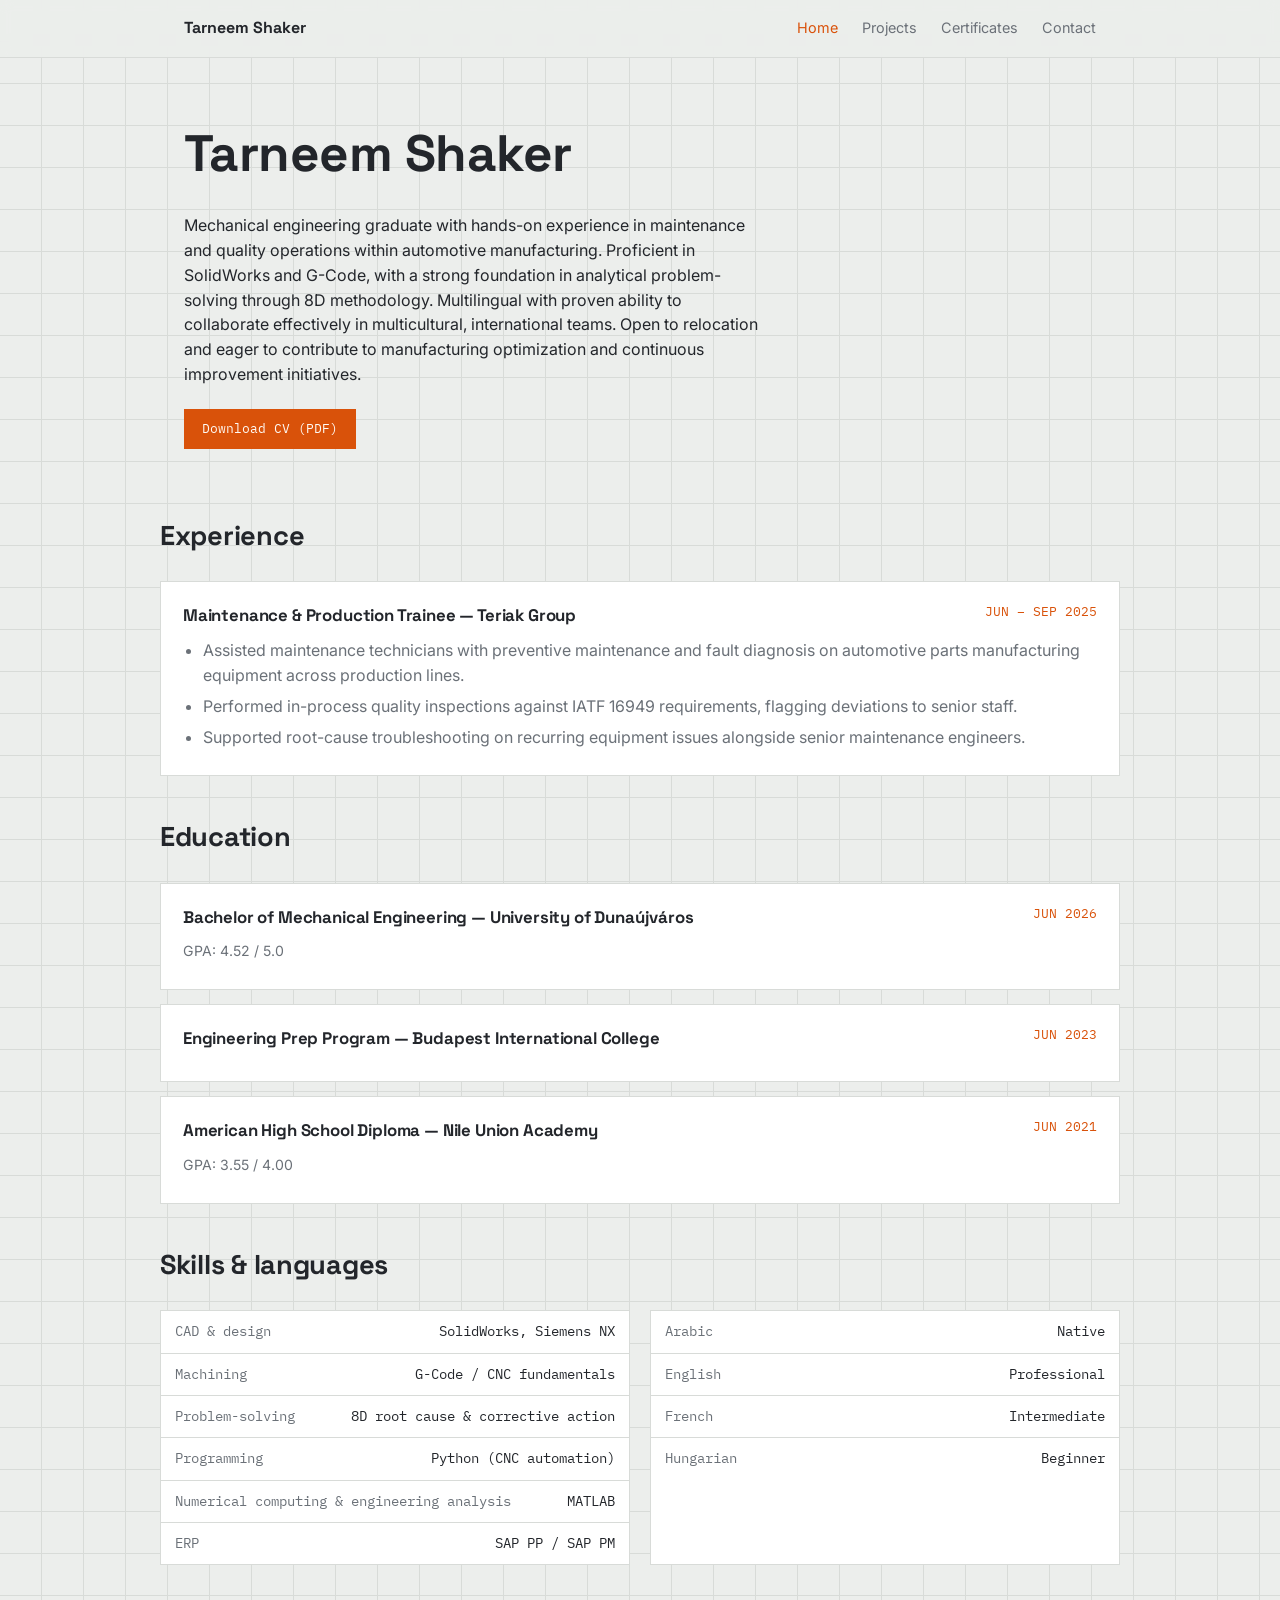
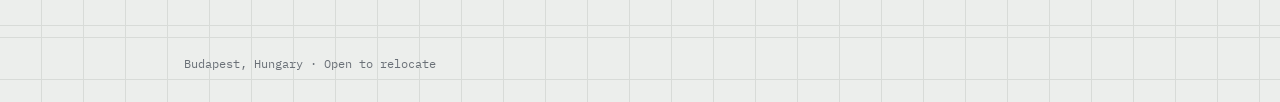
<file: index.html>
<!doctype html>
<html lang="en">
<head>
<meta charset="UTF-8">
<meta name="viewport" content="width=device-width, initial-scale=1">
<title>Tarneem Shaker — Mechanical Engineer</title>
<link rel="preconnect" href="https://fonts.googleapis.com">
<link rel="preconnect" href="https://fonts.gstatic.com" crossorigin>
<link href="https://fonts.googleapis.com/css2?family=Space+Grotesk:wght@400;500;600;700&family=Inter:wght@400;500;600&family=IBM+Plex+Mono:wght@400;500;600&display=swap" rel="stylesheet">
<link rel="stylesheet" href="styles.css">
</head>
<body>

<nav class="top">
  <div class="wrap">
    <a class="brand" href="index.html">Tarneem Shaker</a>
    <div class="links">
      <a class="navlink active" href="index.html">Home</a>
      <a class="navlink" href="projects.html">Projects</a>
      <a class="navlink" href="certificates.html">Certificates</a>
      <a class="navlink" href="contact.html">Contact</a>
    </div>
  </div>
</nav>

<header class="hero">
  <div class="wrap">
    <h1>Tarneem Shaker</h1>
    <p class="summary">Mechanical engineering graduate with hands-on experience in maintenance and quality operations within automotive manufacturing. Proficient in SolidWorks and G-Code, with a strong foundation in analytical problem-solving through 8D methodology. Multilingual with proven ability to collaborate effectively in multicultural, international teams. Open to relocation and eager to contribute to manufacturing optimization and continuous improvement initiatives.</p>
    <a class="btn" href="cv.pdf" download>Download CV (PDF)</a>
  </div>
</header>

<section class="wrap cv-section">

  <div class="cv-block">
    <div class="section-head"><h1>Experience</h1></div>
    <div class="log-entry">
      <div class="top-row">
        <h3>Maintenance &amp; Production Trainee — Teriak Group</h3>
        <span class="period">JUN – SEP 2025</span>
      </div>
      <ul>
        <li>Assisted maintenance technicians with preventive maintenance and fault diagnosis on automotive parts manufacturing equipment across production lines.</li>
        <li>Performed in-process quality inspections against IATF 16949 requirements, flagging deviations to senior staff.</li>
        <li>Supported root-cause troubleshooting on recurring equipment issues alongside senior maintenance engineers.</li>
      </ul>
    </div>
  </div>

  <div class="cv-block">
    <div class="section-head"><h1>Education</h1></div>
    <div class="log-entry">
      <div class="top-row"><h3>Bachelor of Mechanical Engineering — University of Dunaújváros</h3><span class="period">JUN 2026</span></div>
      <div class="sub">GPA: 4.52 / 5.0</div>
    </div>
    <div class="log-entry">
      <div class="top-row"><h3>Engineering Prep Program — Budapest International College</h3><span class="period">JUN 2023</span></div>
    </div>
    <div class="log-entry">
      <div class="top-row"><h3>American High School Diploma — Nile Union Academy</h3><span class="period">JUN 2021</span></div>
      <div class="sub">GPA: 3.55 / 4.00</div>
    </div>
  </div>

  <div class="cv-block">
    <div class="section-head"><h1>Skills &amp; languages</h1></div>
    <div class="spec-grid">
      <div class="spec-table">
        <div class="r"><span>CAD &amp; design</span><span>SolidWorks, Siemens NX</span></div>
        <div class="r"><span>Machining</span><span>G-Code / CNC fundamentals</span></div>
        <div class="r"><span>Problem-solving</span><span>8D root cause &amp; corrective action</span></div>
        <div class="r"><span>Programming</span><span>Python (CNC automation)</span></div>
        <div class="r"><span>Numerical computing &amp; engineering analysis</span><span>MATLAB</span></div>
        <div class="r"><span>ERP</span><span>SAP PP / SAP PM</span></div>
      </div>
      <div class="spec-table">
        <div class="r"><span>Arabic</span><span>Native</span></div>
        <div class="r"><span>English</span><span>Professional</span></div>
        <div class="r"><span>French</span><span>Intermediate</span></div>
        <div class="r"><span>Hungarian</span><span>Beginner</span></div>
      </div>
    </div>
  </div>

</section>

<footer><div class="wrap">Budapest, Hungary · Open to relocate</div></footer>

</body>
</html>
</file>
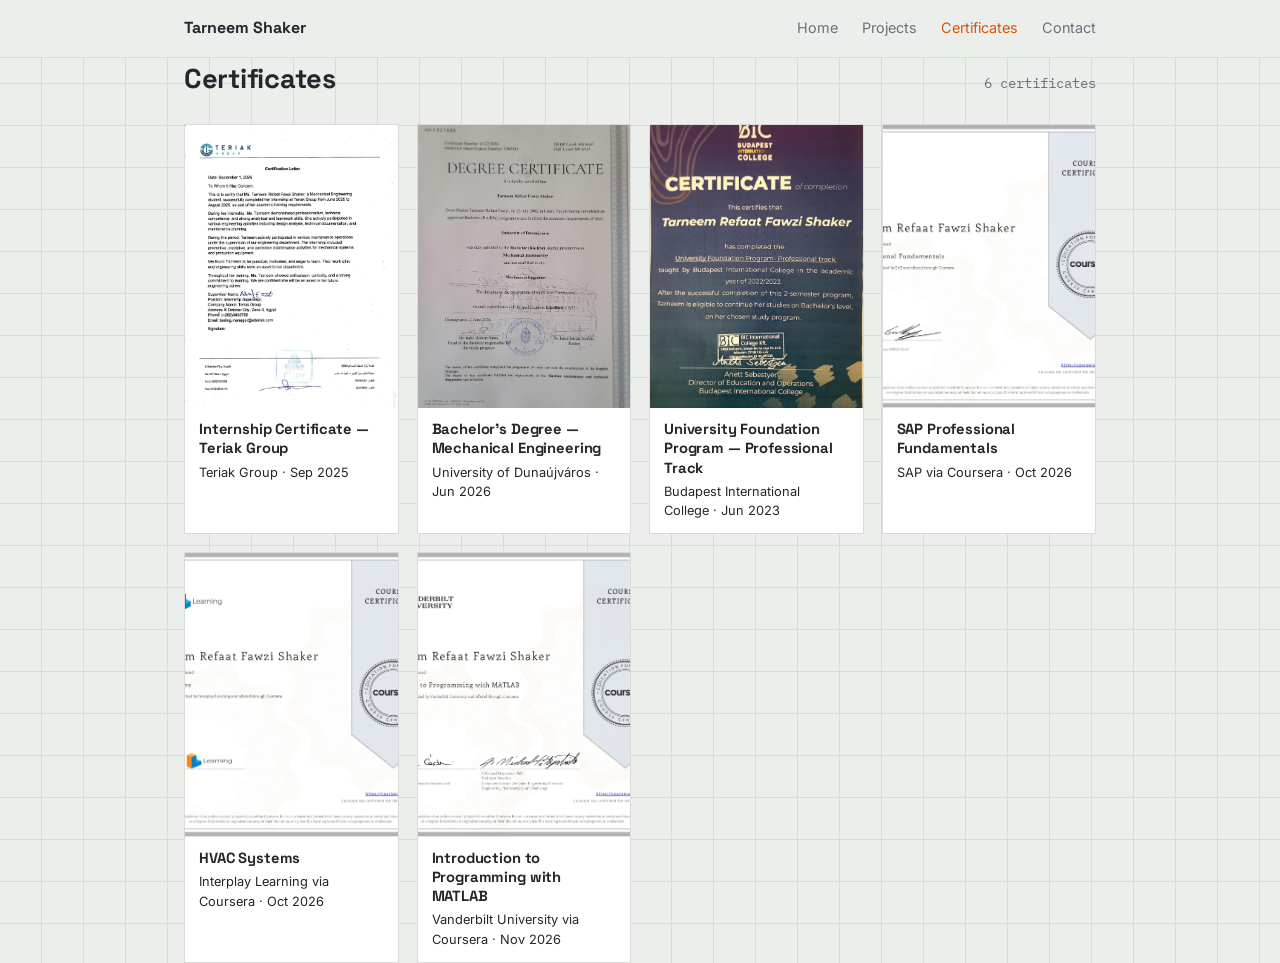
<file: certificates.html>
<!doctype html>
<html lang="en">
<head>
<meta charset="UTF-8">
<meta name="viewport" content="width=device-width, initial-scale=1">
<title>Certificates — Tarneem Shaker</title>
<link rel="preconnect" href="https://fonts.googleapis.com">
<link rel="preconnect" href="https://fonts.gstatic.com" crossorigin>
<link href="https://fonts.googleapis.com/css2?family=Space+Grotesk:wght@400;500;600;700&family=Inter:wght@400;500;600&family=IBM+Plex+Mono:wght@400;500;600&display=swap" rel="stylesheet">
<link rel="stylesheet" href="styles.css">
</head>
<body>

<nav class="top">
  <div class="wrap">
    <a class="brand" href="index.html">Tarneem Shaker</a>
    <div class="links">
      <a class="navlink" href="index.html">Home</a>
      <a class="navlink" href="projects.html">Projects</a>
      <a class="navlink active" href="certificates.html">Certificates</a>
      <a class="navlink" href="contact.html">Contact</a>
    </div>
  </div>
</nav>

<main class="wrap">
  <div class="section-head">
    <h1>Certificates</h1>
    <span class="meta" id="count"></span>
  </div>
  <div id="list" class="cert-grid"></div>
</main>

<script>
function esc(s) {
  return String(s == null ? "" : s).replace(/[&<>"']/g, function (c) {
    return { "&": "&amp;", "<": "&lt;", ">": "&gt;", '"': "&quot;", "'": "&#39;" }[c];
  });
}
fetch("certificates.json").then(function (r) { return r.json(); }).then(function (certs) {
  var list = document.getElementById("list");
  document.getElementById("count").textContent = certs.length + (certs.length === 1 ? " certificate" : " certificates");
  if (!certs.length) { list.innerHTML = '<div class="empty-state">No certificates yet.</div>'; return; }

  list.innerHTML = certs.map(function (c) {
    var meta = [c.issuer, c.date].filter(Boolean).join(" · ");
    if (!c.image) {
      return (
        '<div class="cert-tile no-image">' +
          '<div class="cert-caption"><h3>' + esc(c.title) + "</h3>" +
          (meta ? '<div class="ctx">' + esc(meta) + "</div>" : "") +
          '<div class="coming-soon">Photo coming soon</div></div>' +
        "</div>"
      );
    }
    return (
      '<a class="cert-tile" href="' + esc(c.image) + '" target="_blank" rel="noopener">' +
        '<img src="' + esc(c.image) + '" alt="' + esc(c.title) + '">' +
        '<div class="cert-caption"><h3>' + esc(c.title) + "</h3>" +
        (meta ? '<div class="ctx">' + esc(meta) + "</div>" : "") +
        "</div>" +
      "</a>"
    );
  }).join("");
}).catch(function () {
  document.getElementById("list").innerHTML = '<div class="empty-state">Couldn\'t load certificates.json.</div>';
});
</script>

</body>
</html>
</file>
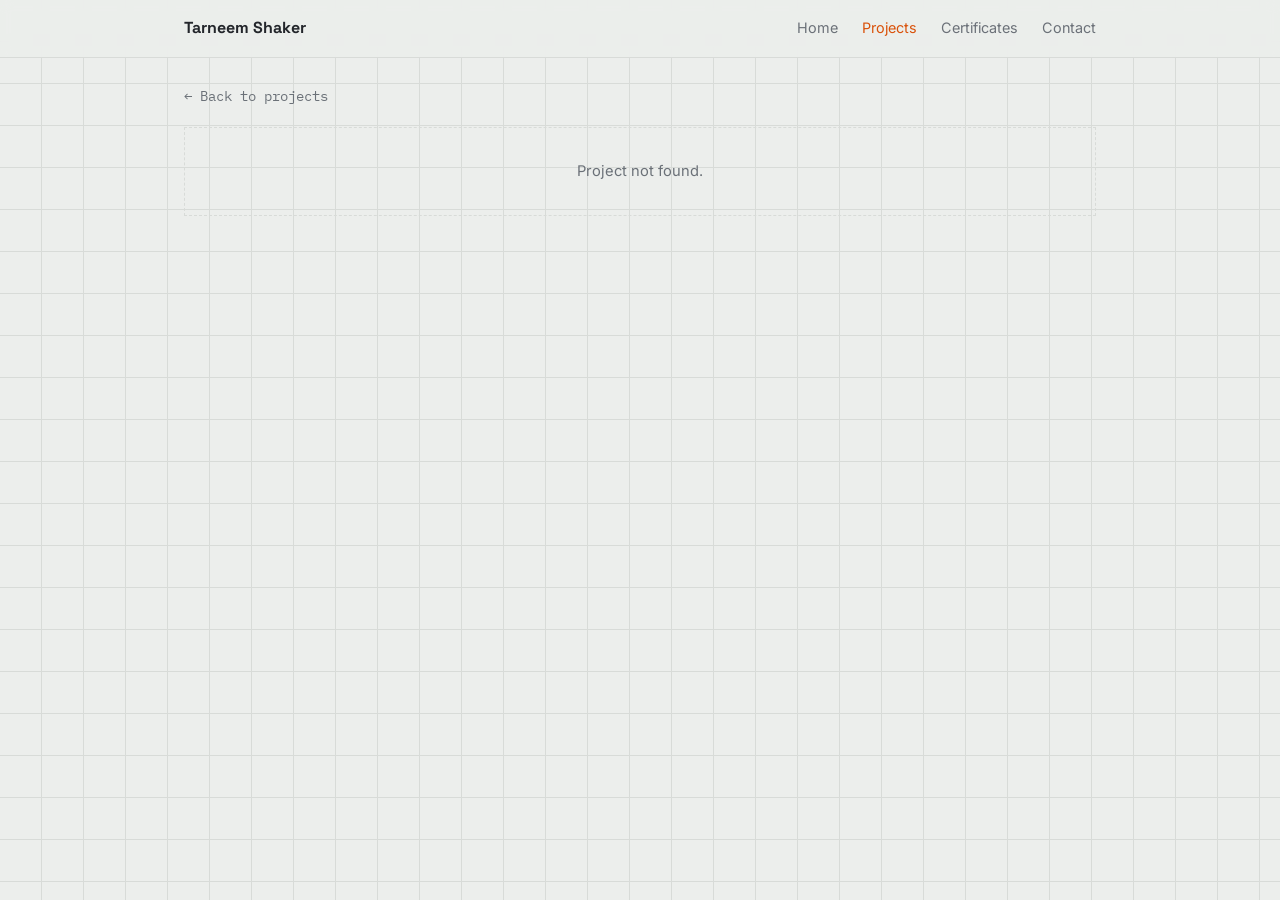
<file: project.html>
<!doctype html>
<html lang="en">
<head>
<meta charset="UTF-8">
<meta name="viewport" content="width=device-width, initial-scale=1">
<title>Project — Tarneem Shaker</title>
<link rel="preconnect" href="https://fonts.googleapis.com">
<link rel="preconnect" href="https://fonts.gstatic.com" crossorigin>
<link href="https://fonts.googleapis.com/css2?family=Space+Grotesk:wght@400;500;600;700&family=Inter:wght@400;500;600&family=IBM+Plex+Mono:wght@400;500;600&display=swap" rel="stylesheet">
<link rel="stylesheet" href="styles.css">
</head>
<body>

<nav class="top">
  <div class="wrap">
    <a class="brand" href="index.html">Tarneem Shaker</a>
    <div class="links">
      <a class="navlink" href="index.html">Home</a>
      <a class="navlink active" href="projects.html">Projects</a>
      <a class="navlink" href="certificates.html">Certificates</a>
      <a class="navlink" href="contact.html">Contact</a>
    </div>
  </div>
</nav>

<main class="wrap">
  <a class="back-link" href="projects.html">← Back to projects</a>
  <div id="detail"><div class="empty-state">Loading…</div></div>
</main>

<script>
function esc(s) {
  return String(s == null ? "" : s).replace(/[&<>"']/g, function (c) {
    return { "&": "&amp;", "<": "&lt;", ">": "&gt;", '"': "&quot;", "'": "&#39;" }[c];
  });
}

var id = new URLSearchParams(window.location.search).get("id");
var detail = document.getElementById("detail");

fetch("projects.json").then(function (r) { return r.json(); }).then(function (projects) {
  var p = projects.find(function (proj) { return proj.id === id; });
  if (!p) { detail.innerHTML = '<div class="empty-state">Project not found.</div>'; return; }

  document.title = p.title + " — Tarneem Shaker";

  var tags = (p.tags || []).map(function (t) { return '<span class="tag">' + esc(t) + "</span>"; }).join("");
  var extLink = p.link ? '<a class="link" href="' + esc(p.link) + '" target="_blank" rel="noopener">External link →</a>' : "";

  var hasStructuredWriteup = p.writeup && p.writeup.length && p.writeup.some(function (b) { return typeof b === "object"; });

  var photosHtml = "";
  if (!hasStructuredWriteup && p.photos && p.photos.length) {
    photosHtml =
      '<div class="detail-block"><div class="photo-gallery">' +
      p.photos.map(function (photo) {
        var src = typeof photo === "string" ? photo : photo.src;
        var alt = typeof photo === "object" && photo.alt ? photo.alt : "";
        return '<a href="' + esc(src) + '" target="_blank" rel="noopener"><img src="' + esc(src) + '" alt="' + esc(alt) + '"></a>';
      }).join("") +
      "</div></div>";
  }

  var filesHtml = "";
  if (p.files && p.files.length) {
    filesHtml =
      '<div class="detail-block"><h2>Files</h2><ul class="file-list">' +
      p.files.map(function (f) {
        return '<li><a href="' + esc(f.url) + '" target="_blank" rel="noopener">' + esc(f.name) + "</a></li>";
      }).join("") +
      "</ul></div>";
  }

  var extraHtml = p.extra === "gcode-toolpath" ? GCODE_README_HTML + GCODE_CALC_HTML : "";

  var descHtml;
  if (p.writeup && p.writeup.length) {
    descHtml =
      '<div class="detail-block article-body">' +
      p.writeup.map(function (block) {
        if (typeof block === "string") return "<p>" + esc(block) + "</p>";
        if (block && block.type === "image") {
          return '<div class="article-figure"><img src="' + esc(block.src) + '" alt="' + esc(block.alt || "") + '"></div>';
        }
        return "";
      }).join("") +
      extLink +
      "</div>";
  } else {
    descHtml = '<div class="detail-block"><p>' + esc(p.desc) + "</p>" + extLink + "</div>";
  }

  detail.innerHTML =
    '<div class="detail-head">' +
      "<h1>" + esc(p.title) + "</h1>" +
      (p.context ? '<div class="ctx">' + esc(p.context) + "</div>" : "") +
      '<div class="tags" style="margin-top:12px;">' + tags + "</div>" +
    "</div>" +
    descHtml +
    photosHtml +
    filesHtml +
    extraHtml;

  if (p.extra === "gcode-toolpath") wireGcodeCalculator();
}).catch(function () {
  detail.innerHTML = '<div class="empty-state">Couldn\'t load this project.</div>';
});

/* ================================================================
   G-Code Toolpath project — embedded README + live calculator.
   Ported from gcode_toolpath_tool.py so it runs entirely in the
   browser, no server or download needed.
   ================================================================ */

var GCODE_README_HTML =
  '<div class="detail-block readme-content">' +
    '<h2>About this project</h2>' +
    '<p>A small Python CLI tool for CNC machining, built to practice programmatic G-code generation and parsing.</p>' +
    '<p><strong>Generate</strong> — creates G-code for a rectangular pocket milling operation: a raster (zig-zag) toolpath, cut in multiple depth passes, from simple parameters (width, height, depth, tool diameter, stepover, feed rate).</p>' +
    '<p><strong>Analyze</strong> — reads any existing G-code file and reports total rapid (G0) travel distance, total feed (G1/G2/G3) travel distance, number of tool changes, and estimated machining time based on the feed rates in the file.</p>' +
    '</div>' +
  '<div class="detail-block readme-content">' +
    '<h2>Why I built it</h2>' +
    '<p>To understand what CAM software is actually generating under the hood, and to practice using Python (regex and basic geometry) to both produce and interpret G-code rather than only using it through a machine controller.</p>' +
    '</div>' +
  '<div class="detail-block readme-content">' +
    '<h2>Command-line usage</h2>' +
    '<pre class="gc-code">python gcode_toolpath_tool.py generate \\\n' +
    '    --width 40 --height 20 --depth 6 \\\n' +
    '    --tool-diameter 6 --stepover 0.5 \\\n' +
    '    --feed 300 --plunge-rate 100 \\\n' +
    '    --output pocket.nc\n\n' +
    'python gcode_toolpath_tool.py analyze pocket.nc</pre>' +
    '</div>' +
  '<div class="detail-block readme-content">' +
    '<h2>Limitations</h2>' +
    '<ul>' +
      '<li>Only handles rectangular pockets, not arbitrary contours.</li>' +
      '<li>Uses a simplified time estimate — real machines have acceleration and deceleration this doesn’t model.</li>' +
      '<li>Doesn’t account for tool wear or climb vs. conventional milling direction.</li>' +
    '</ul>' +
  '</div>';

var GCODE_CALC_HTML =
  '<div class="detail-block">' +
    '<h2>Try it — generate a pocket toolpath</h2>' +
    '<p style="margin-bottom:16px;">This runs the same logic as the Python script, right here in the page. Enter your pocket parameters and generate real G-code.</p>' +
    '<div class="calc-grid">' +
      '<label>Width (mm)<input type="number" id="gc-width" value="40" step="any"></label>' +
      '<label>Height (mm)<input type="number" id="gc-height" value="20" step="any"></label>' +
      '<label>Depth (mm)<input type="number" id="gc-depth" value="6" step="any"></label>' +
      '<label>Tool diameter (mm)<input type="number" id="gc-tool" value="6" step="any"></label>' +
      '<label>Stepover (fraction of tool dia.)<input type="number" id="gc-stepover" value="0.5" step="0.05"></label>' +
      '<label>Feed rate (mm/min)<input type="number" id="gc-feed" value="300" step="any"></label>' +
      '<label>Plunge rate (mm/min)<input type="number" id="gc-plunge" value="100" step="any"></label>' +
      '<label>Depth per pass (mm)<input type="number" id="gc-dpp" value="2" step="any"></label>' +
    '</div>' +
    '<button class="btn" id="gc-generate-btn" type="button">Generate G-code</button>' +
    '<div class="gc-error" id="gc-error"></div>' +
    '<div id="gc-output" style="display:none;">' +
      '<h2 style="margin-top:24px;">Generated G-code</h2>' +
      '<pre class="gc-code" id="gc-code-output"></pre>' +
      '<button class="btn secondary" id="gc-download-btn" type="button">Download .nc file</button>' +
      '<h2 style="margin-top:24px;">Analysis</h2>' +
      '<div class="spec-table" id="gc-stats"></div>' +
    '</div>' +
  '</div>';

function generatePocketGcode(params) {
  var width = params.width, height = params.height, depth = params.depth,
      toolDiameter = params.toolDiameter, stepover = params.stepover,
      feedrate = params.feedrate, plungeRate = params.plungeRate,
      safeZ = params.safeZ, depthPerPass = params.depthPerPass;

  var step = toolDiameter * stepover;
  if (!(step > 0)) throw new Error("Stepover must be greater than 0.");

  var radius = toolDiameter / 2;
  var xMin = radius, xMax = width - radius;
  var yMin = radius, yMax = height - radius;
  if (xMax <= xMin || yMax <= yMin) throw new Error("Tool diameter is too large for this pocket size.");

  var nDepthPasses = Math.max(1, Math.ceil(depth / depthPerPass));
  var nYLines = Math.max(1, Math.ceil((yMax - yMin) / step) + 1);

  var lines = [];
  lines.push("; Rectangular pocket - generated by gcode_toolpath_tool.py");
  lines.push("; width=" + width + "mm height=" + height + "mm depth=" + depth + "mm tool_dia=" + toolDiameter + "mm stepover=" + stepover);
  lines.push("G21 ; units = mm");
  lines.push("G90 ; absolute positioning");
  lines.push("G0 Z" + safeZ.toFixed(3));
  lines.push("G0 X" + xMin.toFixed(3) + " Y" + yMin.toFixed(3));

  for (var passNum = 1; passNum <= nDepthPasses; passNum++) {
    var currentZ = -Math.min(depth, depthPerPass * passNum);
    lines.push("; --- depth pass " + passNum + "/" + nDepthPasses + ", Z=" + currentZ.toFixed(3) + " ---");
    lines.push("G1 Z" + currentZ.toFixed(3) + " F" + plungeRate);

    var goingRight = true;
    for (var i = 0; i < nYLines; i++) {
      var y = Math.min(yMin + i * step, yMax);
      var xTarget = goingRight ? xMax : xMin;
      lines.push("G1 X" + xTarget.toFixed(3) + " Y" + y.toFixed(3) + " F" + feedrate);
      if (i < nYLines - 1) {
        var nextY = Math.min(yMin + (i + 1) * step, yMax);
        lines.push("G1 Y" + nextY.toFixed(3) + " F" + feedrate);
      }
      goingRight = !goingRight;
    }

    lines.push("G0 Z" + safeZ.toFixed(3));
    lines.push("G0 X" + xMin.toFixed(3) + " Y" + yMin.toFixed(3));
  }

  lines.push("M5 ; spindle off");
  lines.push("M2 ; program end");
  return lines;
}

function analyzeGcodeLines(lines) {
  var rapidDistance = 0, feedDistance = 0, toolChanges = 0, timeSeconds = 0;
  var current = { X: 0, Y: 0, Z: 0 };
  var currentFeed = null;
  var lineCount = 0;
  var coordRe = /([XYZ])(-?\d+\.?\d*)/g;
  var feedRe = /F(\d+\.?\d*)/;

  lines.forEach(function (rawLine) {
    var line = rawLine.split(";")[0].trim();
    if (!line) return;
    lineCount++;

    if (line.toUpperCase().indexOf("T") === 0) toolChanges++;

    var feedMatch = feedRe.exec(line);
    if (feedMatch) currentFeed = parseFloat(feedMatch[1]);

    var upper = line.toUpperCase();
    var isRapid = upper.indexOf("G0") === 0 || upper.indexOf(" G0") !== -1;
    var isFeedMove = upper.indexOf("G1") === 0 || upper.indexOf("G2") === 0 || upper.indexOf("G3") === 0;

    if (isRapid || isFeedMove) {
      var target = { X: current.X, Y: current.Y, Z: current.Z };
      var m;
      coordRe.lastIndex = 0;
      while ((m = coordRe.exec(line)) !== null) { target[m[1]] = parseFloat(m[2]); }

      var dist = Math.sqrt(
        Math.pow(target.X - current.X, 2) +
        Math.pow(target.Y - current.Y, 2) +
        Math.pow(target.Z - current.Z, 2)
      );

      if (isRapid) {
        rapidDistance += dist;
        timeSeconds += dist / (5000 / 60);
      } else {
        feedDistance += dist;
        if (currentFeed) timeSeconds += dist / (currentFeed / 60);
      }
      current = target;
    }
  });

  return {
    linesParsed: lineCount,
    rapidDistanceMm: Math.round(rapidDistance * 100) / 100,
    feedDistanceMm: Math.round(feedDistance * 100) / 100,
    toolChanges: toolChanges,
    estimatedTimeMin: Math.round((timeSeconds / 60) * 100) / 100
  };
}

function wireGcodeCalculator() {
  var btn = document.getElementById("gc-generate-btn");
  var downloadBtn = document.getElementById("gc-download-btn");
  var errorEl = document.getElementById("gc-error");
  var outputEl = document.getElementById("gc-output");
  var codeEl = document.getElementById("gc-code-output");
  var statsEl = document.getElementById("gc-stats");
  var lastCode = "";

  if (!btn) return;

  btn.addEventListener("click", function () {
    errorEl.textContent = "";
    outputEl.style.display = "none";

    var params = {
      width: parseFloat(document.getElementById("gc-width").value),
      height: parseFloat(document.getElementById("gc-height").value),
      depth: parseFloat(document.getElementById("gc-depth").value),
      toolDiameter: parseFloat(document.getElementById("gc-tool").value),
      stepover: parseFloat(document.getElementById("gc-stepover").value),
      feedrate: parseFloat(document.getElementById("gc-feed").value),
      plungeRate: parseFloat(document.getElementById("gc-plunge").value),
      safeZ: 5.0,
      depthPerPass: parseFloat(document.getElementById("gc-dpp").value)
    };

    for (var key in params) {
      if (isNaN(params[key])) {
        errorEl.textContent = "Please fill in every field with a number.";
        return;
      }
    }

    try {
      var lines = generatePocketGcode(params);
      var stats = analyzeGcodeLines(lines);
      lastCode = lines.join("\n");

      codeEl.textContent = lastCode;
      statsEl.innerHTML =
        '<div class="r"><span>Lines generated</span><span>' + stats.linesParsed + '</span></div>' +
        '<div class="r"><span>Rapid (G0) travel</span><span>' + stats.rapidDistanceMm + ' mm</span></div>' +
        '<div class="r"><span>Feed (G1) travel</span><span>' + stats.feedDistanceMm + ' mm</span></div>' +
        '<div class="r"><span>Tool changes</span><span>' + stats.toolChanges + '</span></div>' +
        '<div class="r"><span>Estimated machine time</span><span>' + stats.estimatedTimeMin + ' min</span></div>';
      outputEl.style.display = "block";
    } catch (err) {
      errorEl.textContent = err.message;
    }
  });

  downloadBtn.addEventListener("click", function () {
    if (!lastCode) return;
    var blob = new Blob([lastCode + "\n"], { type: "text/plain" });
    var url = URL.createObjectURL(blob);
    var a = document.createElement("a");
    a.href = url;
    a.download = "pocket.nc";
    document.body.appendChild(a);
    a.click();
    document.body.removeChild(a);
    URL.revokeObjectURL(url);
  });
}
</script>

</body>
</html>
</file>
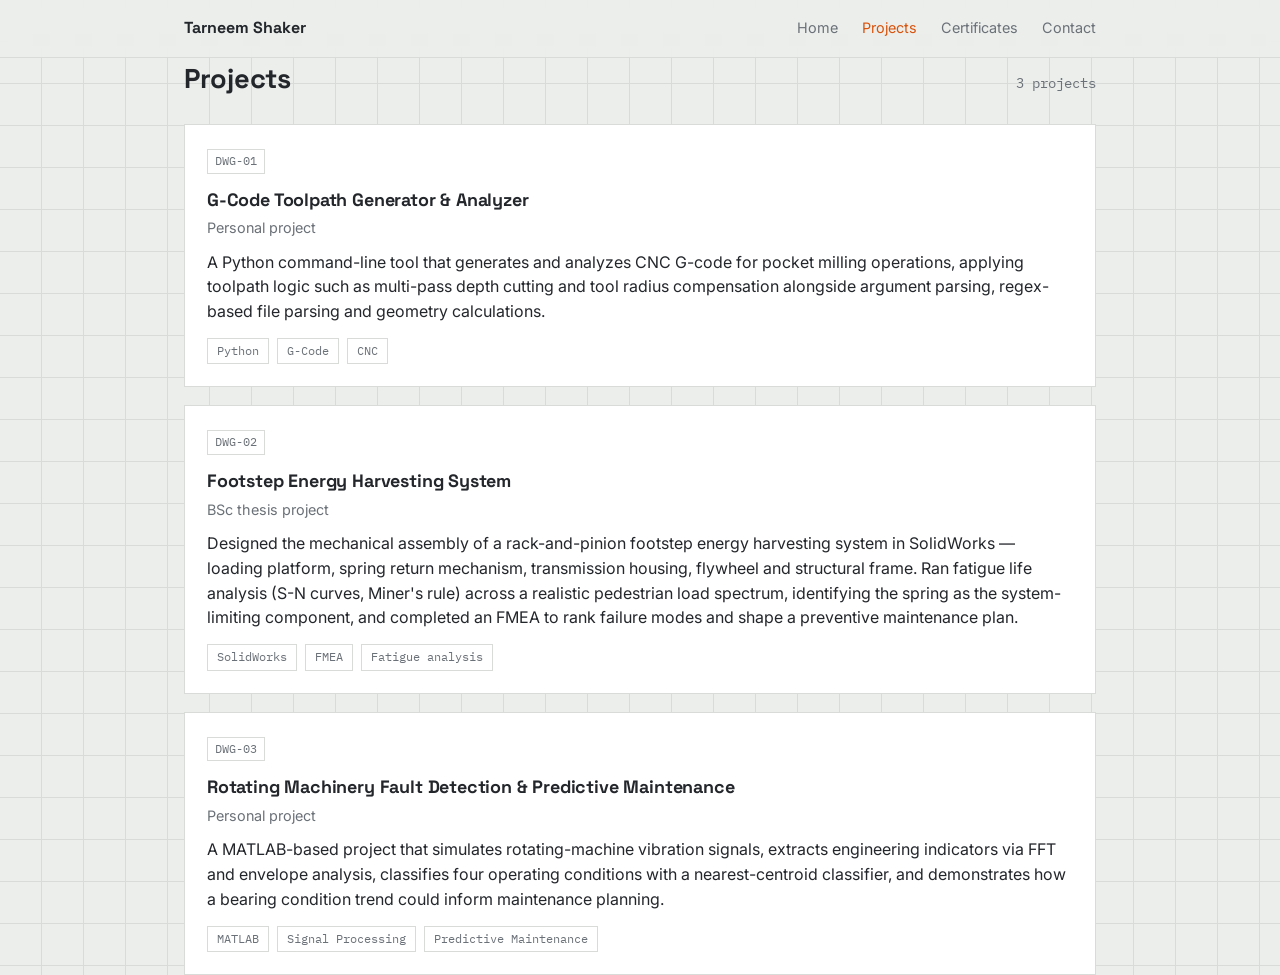
<file: projects.html>
<!doctype html>
<html lang="en">
<head>
<meta charset="UTF-8">
<meta name="viewport" content="width=device-width, initial-scale=1">
<title>Projects — Tarneem Shaker</title>
<link rel="preconnect" href="https://fonts.googleapis.com">
<link rel="preconnect" href="https://fonts.gstatic.com" crossorigin>
<link href="https://fonts.googleapis.com/css2?family=Space+Grotesk:wght@400;500;600;700&family=Inter:wght@400;500;600&family=IBM+Plex+Mono:wght@400;500;600&display=swap" rel="stylesheet">
<link rel="stylesheet" href="styles.css">
</head>
<body>

<nav class="top">
  <div class="wrap">
    <a class="brand" href="index.html">Tarneem Shaker</a>
    <div class="links">
      <a class="navlink" href="index.html">Home</a>
      <a class="navlink active" href="projects.html">Projects</a>
      <a class="navlink" href="certificates.html">Certificates</a>
      <a class="navlink" href="contact.html">Contact</a>
    </div>
  </div>
</nav>

<main class="wrap">
  <div class="section-head">
    <h1>Projects</h1>
    <span class="meta" id="count"></span>
  </div>
  <div id="list"></div>
</main>

<script>
function esc(s) {
  return String(s == null ? "" : s).replace(/[&<>"']/g, function (c) {
    return { "&": "&amp;", "<": "&lt;", ">": "&gt;", '"': "&quot;", "'": "&#39;" }[c];
  });
}
fetch("projects.json").then(function (r) { return r.json(); }).then(function (projects) {
  var list = document.getElementById("list");
  document.getElementById("count").textContent = projects.length + (projects.length === 1 ? " project" : " projects");
  if (!projects.length) { list.innerHTML = '<div class="empty-state">No projects yet.</div>'; return; }

  list.innerHTML = projects.map(function (p, i) {
    var tags = (p.tags || []).map(function (t) { return '<span class="tag">' + esc(t) + "</span>"; }).join("");
    var photoCount = (p.photos && p.photos.length) ? p.photos.length + (p.photos.length === 1 ? " photo" : " photos") : "";
    var fileCount = (p.files && p.files.length) ? p.files.length + (p.files.length === 1 ? " file" : " files") : "";
    var counts = [photoCount, fileCount].filter(Boolean).join(" · ");

    return (
      '<a class="card card-link" href="project.html?id=' + encodeURIComponent(p.id) + '">' +
        '<span class="sheet-no">DWG-' + String(i + 1).padStart(2, "0") + "</span>" +
        "<h3>" + esc(p.title) + "</h3>" +
        (p.context ? '<div class="ctx">' + esc(p.context) + "</div>" : "") +
        "<p>" + esc(p.desc) + "</p>" +
        '<div class="tags">' + tags + "</div>" +
        (counts ? '<div class="ctx" style="margin-top:12px;">' + esc(counts) + "</div>" : "") +
      "</a>"
    );
  }).join("");
}).catch(function () {
  document.getElementById("list").innerHTML = '<div class="empty-state">Couldn\'t load projects.json.</div>';
});
</script>

</body>
</html>
</file>
<file: styles.css>
:root {
  --bg: #eceeec;
  --panel: #ffffff;
  --panel-2: #f5f6f4;
  --line: #d8dbd8;
  --ink: #23262b;
  --muted: #6b7178;
  --accent: #d9520a;
  --accent-ink: #fffaf5;
}
 
* { box-sizing: border-box; }
html { scroll-behavior: smooth; }
body {
  margin: 0;
  background: var(--bg);
  color: var(--ink);
  font-family: 'Inter', system-ui, sans-serif;
  line-height: 1.55;
  background-image:
    linear-gradient(var(--line) 1px, transparent 1px),
    linear-gradient(90deg, var(--line) 1px, transparent 1px);
  background-size: 42px 42px;
  background-position: -1px -1px;
}
 
.wrap { max-width: 960px; margin: 0 auto; padding: 0 24px; }
h1, h2, h3 { font-family: 'Space Grotesk', sans-serif; margin: 0; letter-spacing: -0.01em; }
p { margin: 0 0 14px; }
 
/* ---- NAV ---- */
nav.top {
  position: sticky; top: 0; z-index: 5;
  background: rgba(236,238,236,0.9);
  backdrop-filter: blur(6px);
  border-bottom: 1px solid var(--line);
}
nav.top .wrap { display: flex; align-items: center; justify-content: space-between; padding: 16px 24px; }
nav.top .brand { font-family: 'Space Grotesk', sans-serif; font-weight: 700; text-decoration: none; color: var(--ink); }
nav.top .links { display: flex; gap: 24px; }
nav.top a.navlink { color: var(--muted); text-decoration: none; font-size: 0.9rem; }
nav.top a.navlink:hover, nav.top a.navlink.active { color: var(--accent); }
 
/* ---- HERO (home page) ---- */
header.hero { padding: 56px 0; }
.hero h1 { font-weight: 700; font-size: clamp(2.2rem, 5.5vw, 3.2rem); text-align: left; }
.hero .summary { margin-top: 20px; max-width: 58ch; }
.btn {
  font-family: 'IBM Plex Mono', monospace; font-size: 0.82rem;
  background: var(--accent); color: var(--accent-ink);
  border: none; padding: 10px 18px; cursor: pointer;
  display: inline-block; text-decoration: none; margin-top: 8px;
}
.btn.secondary { background: transparent; color: var(--muted); border: 1px solid var(--line); }
.btn:hover { filter: brightness(1.08); }
 
/* ---- CV content (home page) ---- */
.cv-section { padding: 10px 0 60px; }
.cv-block + .cv-block { margin-top: 40px; }
.log-entry { border: 1px solid var(--line); background: var(--panel); padding: 20px 22px; }
.log-entry + .log-entry { margin-top: 14px; }
.log-entry .top-row { display: flex; justify-content: space-between; gap: 12px; flex-wrap: wrap; margin-bottom: 10px; }
.log-entry h3 { font-size: 1.05rem; }
.log-entry .period { color: var(--accent); font-family: 'IBM Plex Mono', monospace; font-size: 0.8rem; white-space: nowrap; }
.log-entry .sub { color: var(--muted); font-size: 0.88rem; margin-bottom: 8px; }
.log-entry ul { margin: 10px 0 0; padding-left: 20px; color: var(--muted); }
.log-entry li { margin: 6px 0; }
.spec-grid { display: grid; gap: 20px; }
@media (min-width: 700px) { .spec-grid { grid-template-columns: 1fr 1fr; } }
.spec-table { border: 1px solid var(--line); background: var(--panel); font-family: 'IBM Plex Mono', monospace; font-size: 0.86rem; }
.spec-table .r { display: grid; grid-template-columns: 1fr auto; border-top: 1px solid var(--line); padding: 10px 14px; }
.spec-table .r:first-child { border-top: none; }
.spec-table .r span:first-child { color: var(--muted); }
 
/* ---- SECTIONS (other pages) ---- */
main { padding: 44px 0 70px; }
.section-head { display: flex; align-items: baseline; justify-content: space-between; gap: 16px; margin-bottom: 24px; flex-wrap: wrap; }
.section-head h1 { font-size: 1.7rem; }
.section-head .meta { color: var(--muted); font-size: 0.85rem; font-family: 'IBM Plex Mono', monospace; }
 
/* ---- CARDS (projects) ---- */
#list { display: grid; gap: 18px; }
.card { border: 1px solid var(--line); background: var(--panel); padding: 22px; }
a.card-link { display: block; text-decoration: none; color: inherit; transition: border-color .15s, transform .15s; }
a.card-link:hover { border-color: var(--accent); transform: translateY(-2px); }
.card .sheet-no { font-family: 'IBM Plex Mono', monospace; font-size: 0.75rem; color: var(--muted); border: 1px solid var(--line); padding: 2px 7px; display: inline-block; margin-bottom: 12px; }
.card h3 { font-size: 1.12rem; margin-bottom: 4px; }
.card .ctx { color: var(--muted); font-size: 0.9rem; margin-bottom: 10px; }
.card .tags { display: flex; flex-wrap: wrap; gap: 8px; margin-top: 4px; }
.tag { font-family: 'IBM Plex Mono', monospace; font-size: 0.74rem; color: var(--muted); border: 1px solid var(--line); padding: 3px 9px; }
.card a.link { display: inline-block; margin-top: 12px; color: var(--accent); text-decoration: none; font-size: 0.9rem; }
.card a.link:hover { text-decoration: underline; }
 
/* ---- PROJECT DETAIL PAGE ---- */
.back-link { display: inline-block; margin: 28px 0 20px; color: var(--muted); text-decoration: none; font-family: 'IBM Plex Mono', monospace; font-size: 0.85rem; }
.back-link:hover { color: var(--accent); }
.detail-head { border-bottom: 1px solid var(--line); padding-bottom: 22px; margin-bottom: 26px; }
.detail-head h1 { font-size: clamp(1.6rem, 4vw, 2.2rem); }
.detail-block { margin-bottom: 34px; }
.detail-block h2 { font-size: 1rem; font-family: 'IBM Plex Mono', monospace; color: var(--muted); text-transform: uppercase; letter-spacing: .04em; margin-bottom: 14px; }
.photo-gallery { display: grid; grid-template-columns: repeat(auto-fill, minmax(260px, 1fr)); gap: 20px; }
.photo-gallery a { display: block; border: 1px solid var(--line); background: #fff; overflow: hidden; }
.photo-gallery img { width: 100%; height: auto; display: block; }
 
/* ---- Article-style write-up with figures inline ---- */
.article-body { max-width: 680px; }
.article-body p { font-size: 1.02rem; line-height: 1.8; color: var(--ink); margin: 0 0 22px; }
.article-figure {
  margin: 36px 0;
  border: 1px solid var(--line);
  background: #fff;
  padding: 14px;
}
.article-figure img { width: 100%; height: auto; display: block; }
.article-body a.link { display: inline-block; margin-top: 4px; }
.file-list { margin: 14px 0 0; padding: 0; list-style: none; font-family: 'IBM Plex Mono', monospace; font-size: 0.82rem; }
.file-list li { border-top: 1px solid var(--line); padding: 8px 0; }
.file-list li:first-child { border-top: none; }
.file-list a { color: var(--accent); text-decoration: none; }
.file-list a:hover { text-decoration: underline; }
.empty-state { border: 1px dashed var(--line); padding: 32px; text-align: center; color: var(--muted); font-size: 0.92rem; }
.coming-soon { color: var(--muted); font-size: 0.85rem; font-style: italic; }
 
/* ---- README content embedded in a project detail page ---- */
.readme-content h2 { font-size: 1rem; font-family: 'IBM Plex Mono', monospace; color: var(--muted); text-transform: uppercase; letter-spacing: .04em; margin: 0 0 14px; }
.readme-content ul { margin: 0 0 14px; padding-left: 20px; }
.readme-content li { margin: 6px 0; }
.gc-code {
  background: var(--panel-2); border: 1px solid var(--line);
  padding: 14px 16px; font-family: 'IBM Plex Mono', monospace; font-size: 0.8rem;
  overflow-x: auto; white-space: pre; line-height: 1.6; margin: 0 0 14px;
}
 
/* ---- Live calculator form ---- */
.calc-grid { display: grid; grid-template-columns: repeat(auto-fill, minmax(170px, 1fr)); gap: 14px; margin-bottom: 18px; }
.calc-grid label { display: flex; flex-direction: column; gap: 6px; font-family: 'IBM Plex Mono', monospace; font-size: 0.76rem; color: var(--muted); }
.calc-grid input {
  background: var(--panel-2); border: 1px solid var(--line); color: var(--ink);
  padding: 8px 10px; font-family: 'Inter', sans-serif; font-size: 0.92rem;
}
.calc-grid input:focus-visible { outline: 2px solid var(--accent); outline-offset: 1px; }
.gc-error { color: var(--accent); font-size: 0.85rem; margin-top: 10px; min-height: 1.2em; }
#gc-output .spec-table { margin-top: 0; }
 
/* ---- CERTIFICATE TILES ---- */
.cert-grid { display: grid; grid-template-columns: repeat(auto-fill, minmax(200px, 1fr)); gap: 20px; }
.cert-tile {
  display: block; text-decoration: none; color: inherit;
  border: 1px solid var(--line); background: var(--panel);
  overflow: hidden; transition: border-color .15s, transform .15s;
}
.cert-tile:hover { border-color: var(--accent); transform: translateY(-2px); }
.cert-tile img { width: 100%; aspect-ratio: 3 / 4; object-fit: cover; display: block; background: var(--panel-2); }
.cert-tile.no-image { aspect-ratio: 3 / 4; display: flex; align-items: flex-end; }
.cert-caption { padding: 12px 14px; }
.cert-caption h3 { font-size: 0.92rem; line-height: 1.3; margin-bottom: 4px; }
.cert-caption .ctx { font-size: 0.8rem; margin-bottom: 0; }
 
/* ---- CONTACT ---- */
.contact-list { display: flex; flex-direction: column; gap: 14px; max-width: 360px; }
.contact-list a { color: var(--ink); text-decoration: none; border-bottom: 1px solid var(--line); padding-bottom: 4px; font-size: 1rem; }
.contact-list a:hover { border-color: var(--accent); color: var(--accent); }
 
footer { border-top: 1px solid var(--line); padding: 28px 0; }
footer .wrap { color: var(--muted); font-size: 0.78rem; font-family: 'IBM Plex Mono', monospace; }
 
:focus-visible { outline: 2px solid var(--accent); outline-offset: 2px; }
@media (prefers-reduced-motion: reduce) { html { scroll-behavior: auto; } }
</file>
